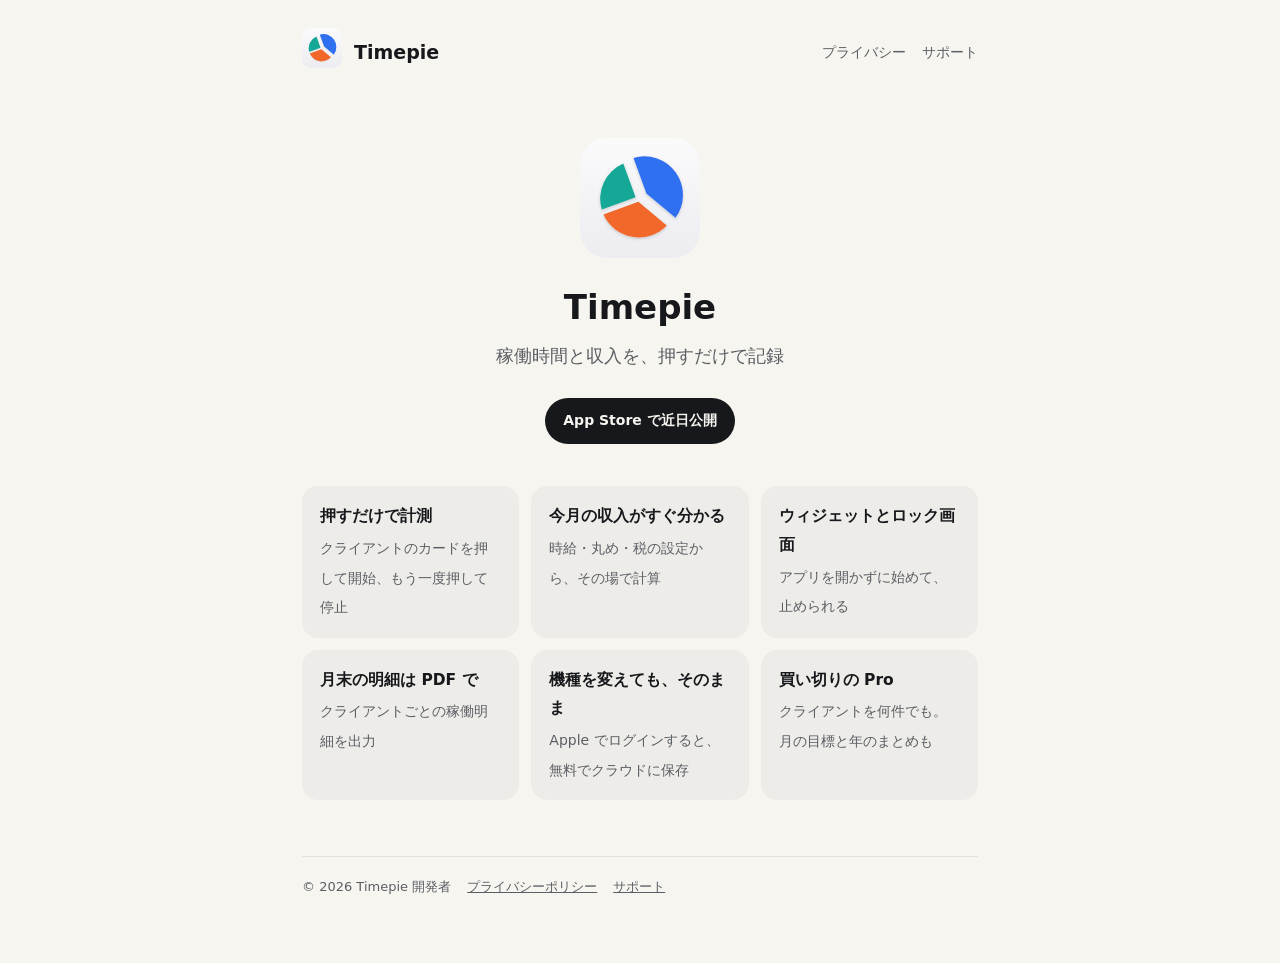
<file: index.html>
<!DOCTYPE html>
<html lang="ja"><head><meta charset="utf-8"><meta name="viewport" content="width=device-width,initial-scale=1">
<title>Timepie — 稼働時間と収入を、押すだけで記録</title><link rel="icon" href="icon.svg"><link rel="stylesheet" href="style.css"></head>
<body><div class="wrap">
<nav><a href="./"><img src="icon.svg" alt=""></a><a class="name" href="./">Timepie</a><div class="links"><a href="privacy.html">プライバシー</a><a href="support.html">サポート</a></div></nav>

<div class="hero"><img src="icon.svg" alt="Timepie のアイコン"><h1>Timepie</h1>
<p class="lead">稼働時間と収入を、押すだけで記録</p>
<span class="badge">App Store で近日公開</span></div>
<div class="feats">
<div class="feat"><b>押すだけで計測</b><span>クライアントのカードを押して開始、もう一度押して停止</span></div>
<div class="feat"><b>今月の収入がすぐ分かる</b><span>時給・丸め・税の設定から、その場で計算</span></div>
<div class="feat"><b>ウィジェットとロック画面</b><span>アプリを開かずに始めて、止められる</span></div>
<div class="feat"><b>月末の明細は PDF で</b><span>クライアントごとの稼働明細を出力</span></div>
<div class="feat"><b>機種を変えても、そのまま</b><span>Apple でログインすると、無料でクラウドに保存</span></div>
<div class="feat"><b>買い切りの Pro</b><span>クライアントを何件でも。月の目標と年のまとめも</span></div>
</div>

<footer><span>© 2026 Timepie 開発者</span><a href="privacy.html">プライバシーポリシー</a><a href="support.html">サポート</a></footer>
</div></body></html>
</file>
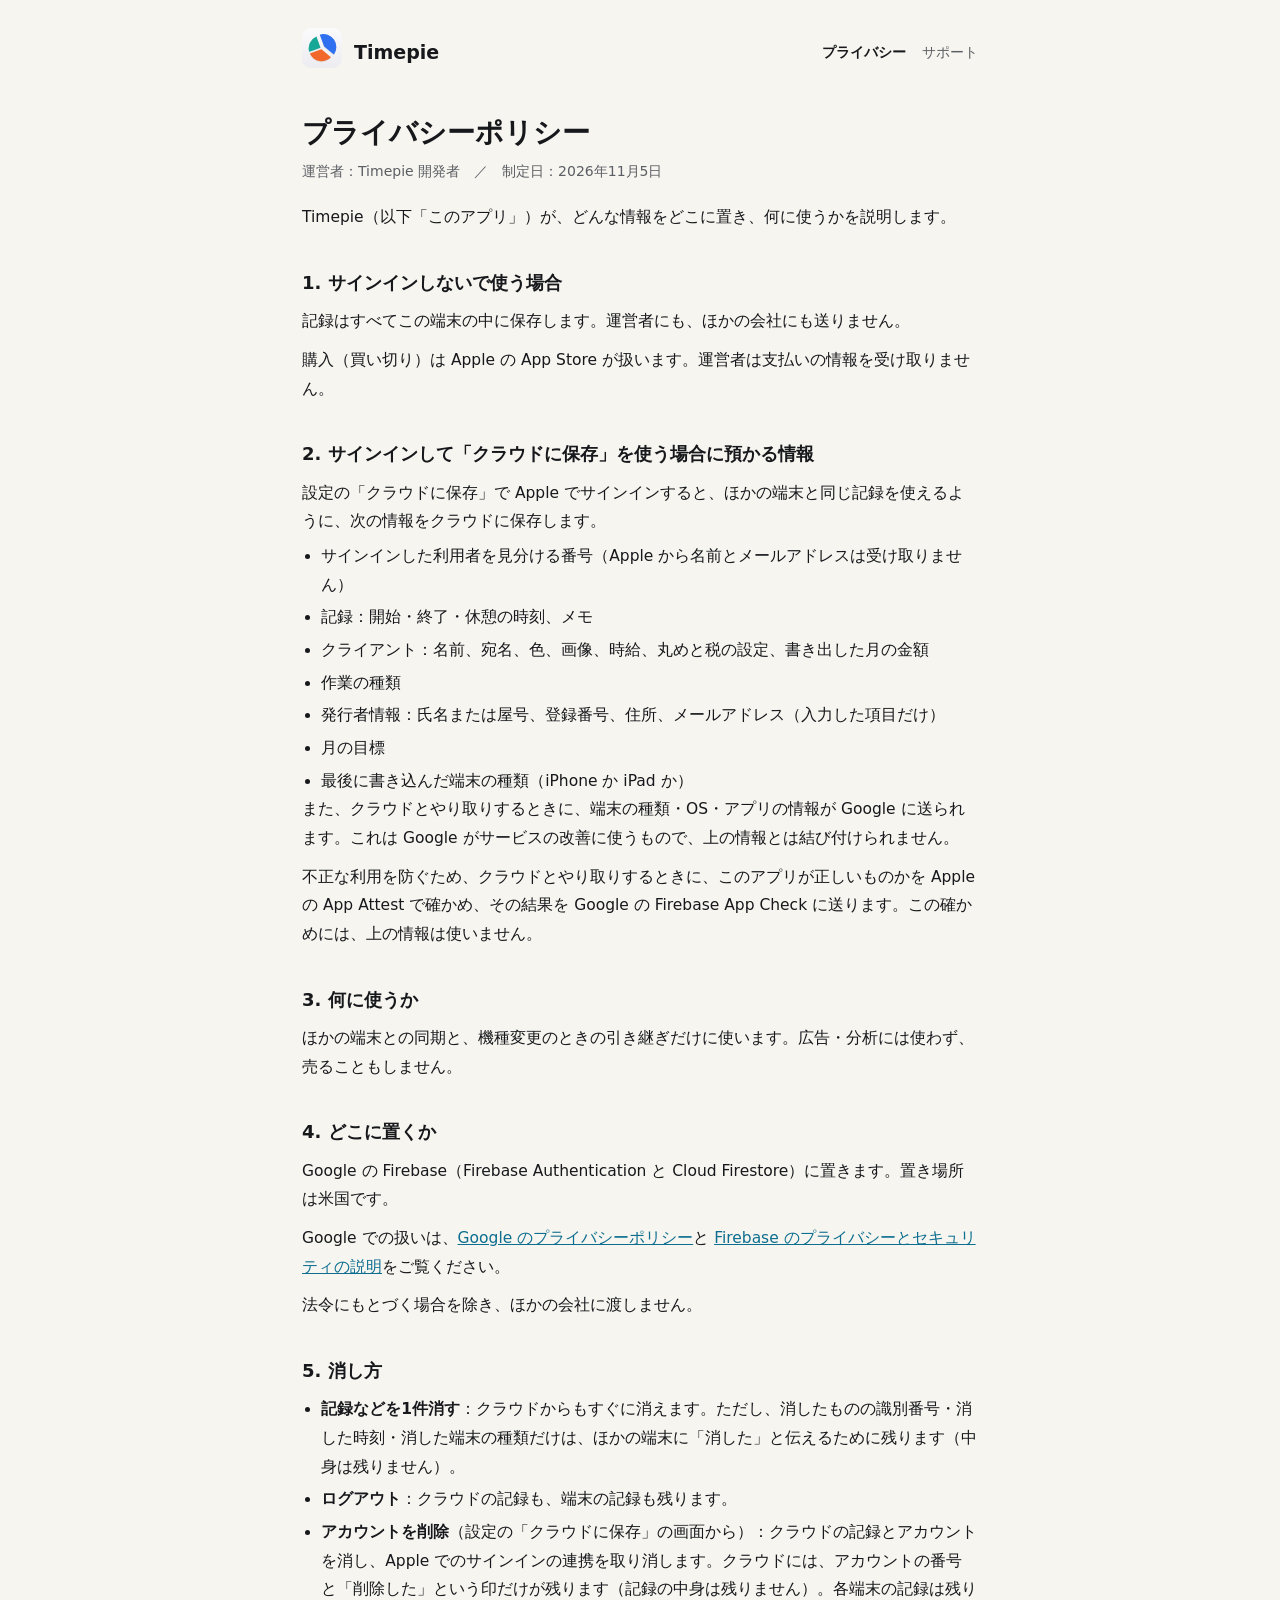
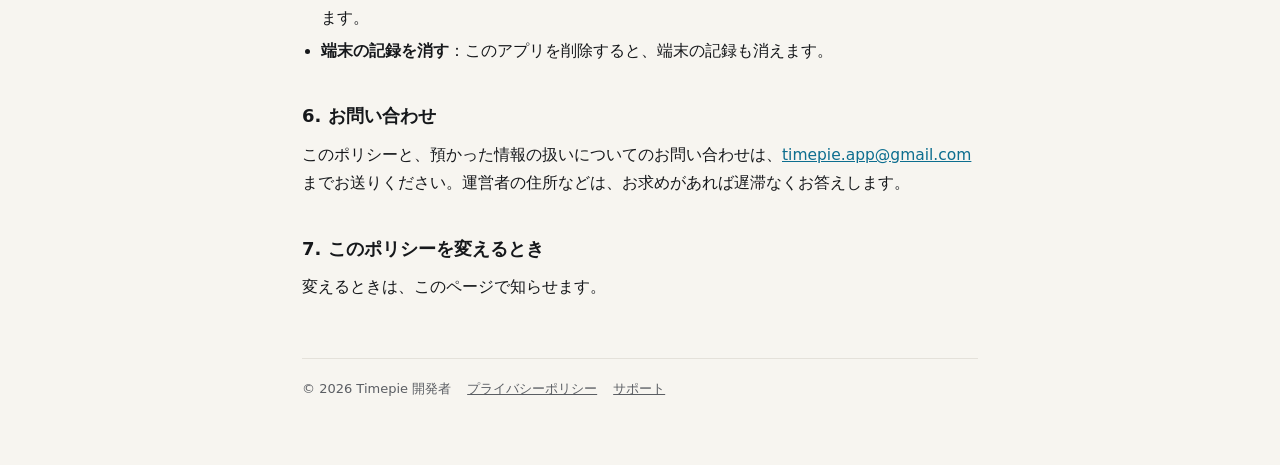
<file: privacy.html>
<!DOCTYPE html>
<html lang="ja"><head><meta charset="utf-8"><meta name="viewport" content="width=device-width,initial-scale=1">
<title>プライバシーポリシー — Timepie</title><link rel="icon" href="icon.svg"><link rel="stylesheet" href="style.css"></head>
<body><div class="wrap">
<nav><a href="./"><img src="icon.svg" alt=""></a><a class="name" href="./">Timepie</a><div class="links"><a href="privacy.html" aria-current=page>プライバシー</a><a href="support.html">サポート</a></div></nav>

<h1>プライバシーポリシー</h1>
<p class="meta">運営者：Timepie 開発者　／　制定日：2026年11月5日</p>
<p style="margin-top:18px">Timepie（以下「このアプリ」）が、どんな情報をどこに置き、何に使うかを説明します。</p>

<h2>1. サインインしないで使う場合</h2>
<p>記録はすべてこの端末の中に保存します。運営者にも、ほかの会社にも送りません。</p>
<p>購入（買い切り）は Apple の App Store が扱います。運営者は支払いの情報を受け取りません。</p>

<h2>2. サインインして「クラウドに保存」を使う場合に預かる情報</h2>
<p>設定の「クラウドに保存」で Apple でサインインすると、ほかの端末と同じ記録を使えるように、次の情報をクラウドに保存します。</p>
<ul>
<li>サインインした利用者を見分ける番号（Apple から名前とメールアドレスは受け取りません）</li>
<li>記録：開始・終了・休憩の時刻、メモ</li>
<li>クライアント：名前、宛名、色、画像、時給、丸めと税の設定、書き出した月の金額</li>
<li>作業の種類</li>
<li>発行者情報：氏名または屋号、登録番号、住所、メールアドレス（入力した項目だけ）</li>
<li>月の目標</li>
<li>最後に書き込んだ端末の種類（iPhone か iPad か）</li>
</ul>
<p>また、クラウドとやり取りするときに、端末の種類・OS・アプリの情報が Google に送られます。これは Google がサービスの改善に使うもので、上の情報とは結び付けられません。</p>
<p>不正な利用を防ぐため、クラウドとやり取りするときに、このアプリが正しいものかを Apple の App Attest で確かめ、その結果を Google の Firebase App Check に送ります。この確かめには、上の情報は使いません。</p>

<h2>3. 何に使うか</h2>
<p>ほかの端末との同期と、機種変更のときの引き継ぎだけに使います。広告・分析には使わず、売ることもしません。</p>

<h2>4. どこに置くか</h2>
<p>Google の Firebase（Firebase Authentication と Cloud Firestore）に置きます。置き場所は米国です。</p>
<p>Google での扱いは、<a href="https://policies.google.com/privacy">Google のプライバシーポリシー</a>と <a href="https://firebase.google.com/support/privacy">Firebase のプライバシーとセキュリティの説明</a>をご覧ください。</p>
<p>法令にもとづく場合を除き、ほかの会社に渡しません。</p>

<h2>5. 消し方</h2>
<ul>
<li><b>記録などを1件消す</b>：クラウドからもすぐに消えます。ただし、消したものの識別番号・消した時刻・消した端末の種類だけは、ほかの端末に「消した」と伝えるために残ります（中身は残りません）。</li>
<li><b>ログアウト</b>：クラウドの記録も、端末の記録も残ります。</li>
<li><b>アカウントを削除</b>（設定の「クラウドに保存」の画面から）：クラウドの記録とアカウントを消し、Apple でのサインインの連携を取り消します。クラウドには、アカウントの番号と「削除した」という印だけが残ります（記録の中身は残りません）。各端末の記録は残ります。</li>
<li><b>端末の記録を消す</b>：このアプリを削除すると、端末の記録も消えます。</li>
</ul>

<h2>6. お問い合わせ</h2>
<p>このポリシーと、預かった情報の扱いについてのお問い合わせは、<a href="mailto:timepie.app@gmail.com">timepie.app@gmail.com</a> までお送りください。運営者の住所などは、お求めがあれば遅滞なくお答えします。</p>

<h2>7. このポリシーを変えるとき</h2>
<p>変えるときは、このページで知らせます。</p>

<footer><span>© 2026 Timepie 開発者</span><a href="privacy.html">プライバシーポリシー</a><a href="support.html">サポート</a></footer>
</div></body></html>
</file>
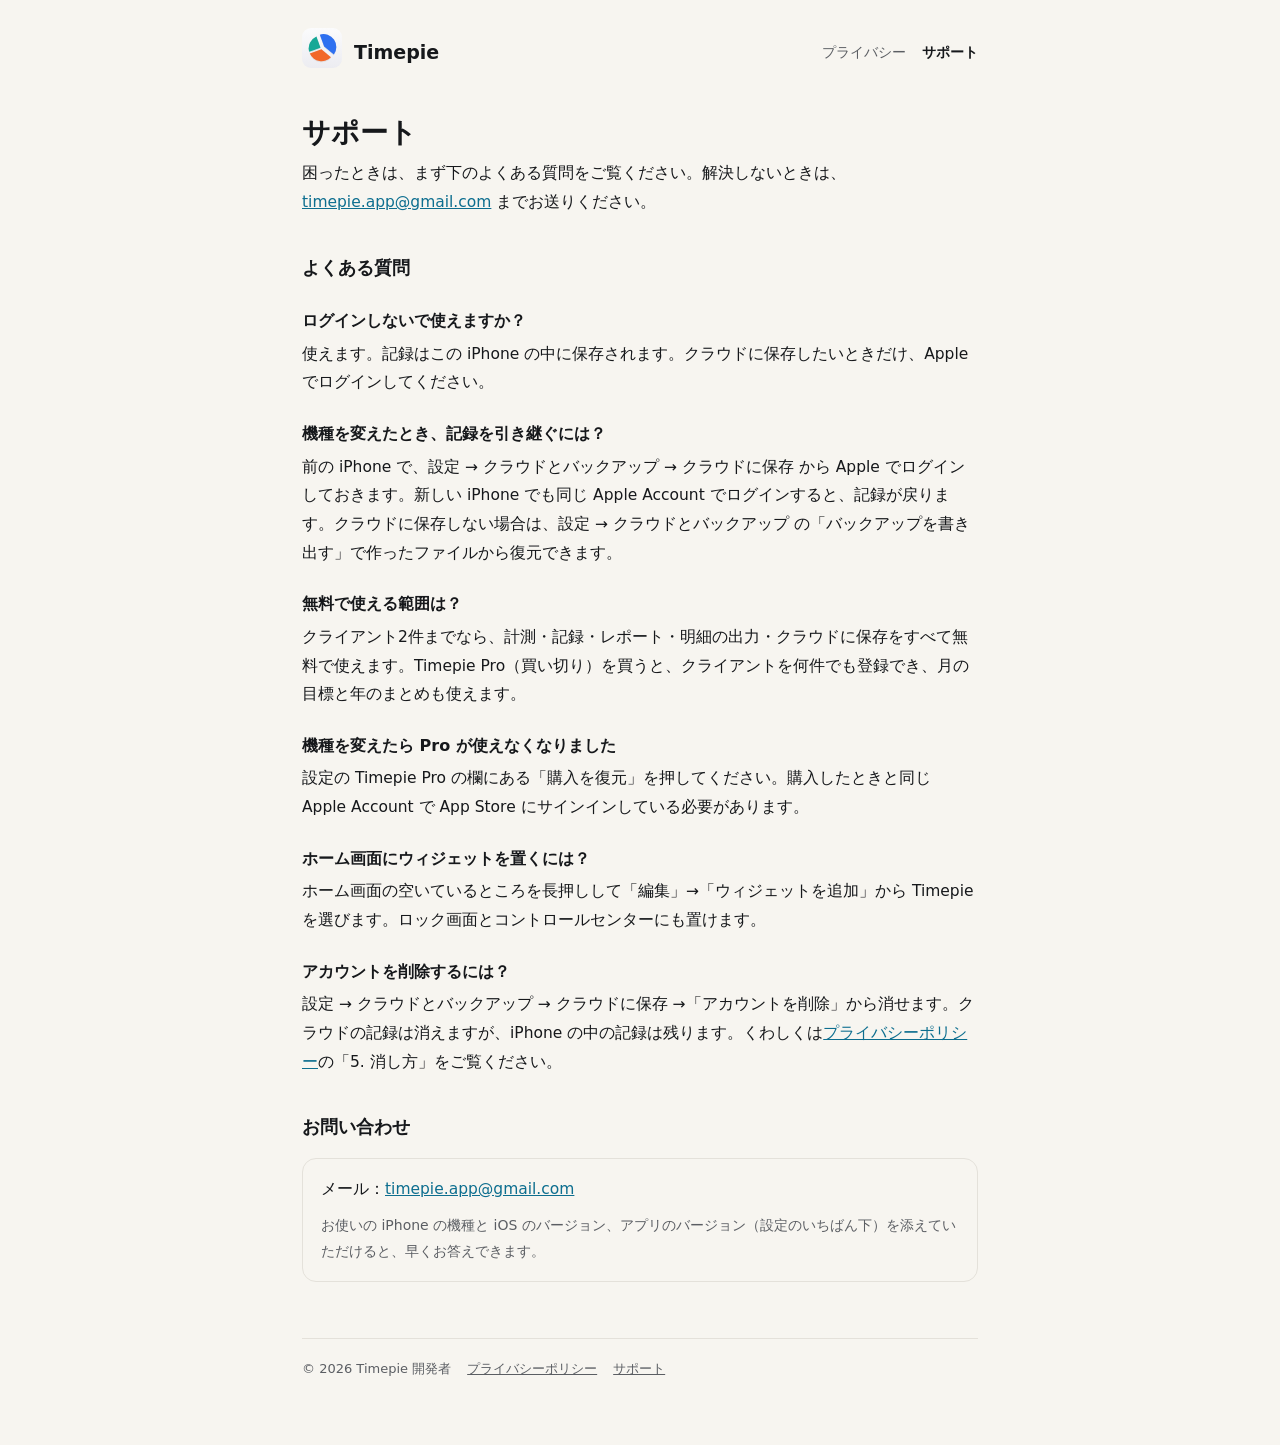
<file: support.html>
<!DOCTYPE html>
<html lang="ja"><head><meta charset="utf-8"><meta name="viewport" content="width=device-width,initial-scale=1">
<title>サポート — Timepie</title><link rel="icon" href="icon.svg"><link rel="stylesheet" href="style.css"></head>
<body><div class="wrap">
<nav><a href="./"><img src="icon.svg" alt=""></a><a class="name" href="./">Timepie</a><div class="links"><a href="privacy.html">プライバシー</a><a href="support.html" aria-current=page>サポート</a></div></nav>

<h1>サポート</h1>
<p>困ったときは、まず下のよくある質問をご覧ください。解決しないときは、<a href="mailto:timepie.app@gmail.com">timepie.app@gmail.com</a> までお送りください。</p>

<h2>よくある質問</h2>
<h3>ログインしないで使えますか？</h3>
<p>使えます。記録はこの iPhone の中に保存されます。クラウドに保存したいときだけ、Apple でログインしてください。</p>

<h3>機種を変えたとき、記録を引き継ぐには？</h3>
<p>前の iPhone で、設定 → クラウドとバックアップ → クラウドに保存 から Apple でログインしておきます。新しい iPhone でも同じ Apple Account でログインすると、記録が戻ります。クラウドに保存しない場合は、設定 → クラウドとバックアップ の「バックアップを書き出す」で作ったファイルから復元できます。</p>

<h3>無料で使える範囲は？</h3>
<p>クライアント2件までなら、計測・記録・レポート・明細の出力・クラウドに保存をすべて無料で使えます。Timepie Pro（買い切り）を買うと、クライアントを何件でも登録でき、月の目標と年のまとめも使えます。</p>

<h3>機種を変えたら Pro が使えなくなりました</h3>
<p>設定の Timepie Pro の欄にある「購入を復元」を押してください。購入したときと同じ Apple Account で App Store にサインインしている必要があります。</p>

<h3>ホーム画面にウィジェットを置くには？</h3>
<p>ホーム画面の空いているところを長押しして「編集」→「ウィジェットを追加」から Timepie を選びます。ロック画面とコントロールセンターにも置けます。</p>

<h3>アカウントを削除するには？</h3>
<p>設定 → クラウドとバックアップ → クラウドに保存 →「アカウントを削除」から消せます。クラウドの記録は消えますが、iPhone の中の記録は残ります。くわしくは<a href="privacy.html">プライバシーポリシー</a>の「5. 消し方」をご覧ください。</p>

<h2>お問い合わせ</h2>
<div class="box"><p>メール：<a href="mailto:timepie.app@gmail.com">timepie.app@gmail.com</a></p><p class="meta">お使いの iPhone の機種と iOS のバージョン、アプリのバージョン（設定のいちばん下）を添えていただけると、早くお答えできます。</p></div>

<footer><span>© 2026 Timepie 開発者</span><a href="privacy.html">プライバシーポリシー</a><a href="support.html">サポート</a></footer>
</div></body></html>
</file>
<file: style.css>
*{box-sizing:border-box;margin:0}
:root{--ink:#16181B;--sub:#5B5E63;--line:#E4E1DA;--bg:#F7F5F0;--accent:#0D6E8F;--blue:#1E5BD6}
@media (prefers-color-scheme:dark){:root{--ink:#F2F2F3;--sub:#A3A6AC;--line:#2B2E33;--bg:#121417;--accent:#4FB3D9}}
body{font-family:-apple-system,BlinkMacSystemFont,"Hiragino Sans","Hiragino Kaku Gothic ProN",system-ui,sans-serif;background:var(--bg);color:var(--ink);line-height:1.85;-webkit-text-size-adjust:100%}
a{color:var(--accent)}
.wrap{max-width:720px;margin:0 auto;padding:28px 22px 64px}
nav{display:flex;align-items:center;gap:12px;margin-bottom:36px}
nav img{width:40px;height:40px}
nav .name{font-weight:800;font-size:19px;color:var(--ink);text-decoration:none}
nav .links{margin-left:auto;display:flex;gap:16px;font-size:14px}
nav .links a{color:var(--sub);text-decoration:none}
nav .links a[aria-current]{color:var(--ink);font-weight:700}
h1{font-size:28px;line-height:1.35;font-weight:800;margin-bottom:8px}
h2{font-size:18px;font-weight:800;margin:34px 0 8px}
h3{font-size:16px;font-weight:700;margin:22px 0 4px}
p,li{font-size:15.5px}
p+p{margin-top:10px}
ul{padding-left:1.2em;margin-top:6px}
li+li{margin-top:4px}
.meta{color:var(--sub);font-size:14px}
.hero{text-align:center;padding:24px 0 8px}
.hero img{width:120px;height:120px;margin-bottom:18px}
.hero h1{font-size:34px}
.hero .lead{font-size:18px;color:var(--sub);margin-top:6px}
.feats{display:grid;grid-template-columns:repeat(auto-fill,minmax(min(100%,200px),1fr));gap:12px;margin-top:34px}
.feat{background:color-mix(in srgb,var(--ink) 4%,transparent);border-radius:16px;padding:16px 18px}
.feat b{display:block;font-size:15.5px;margin-bottom:2px}
.feat span{font-size:14px;color:var(--sub)}
.badge{display:inline-block;margin-top:26px;padding:10px 18px;border-radius:999px;background:var(--ink);color:var(--bg);font-weight:700;font-size:14px}
.box{border:1px solid var(--line);border-radius:14px;padding:16px 18px;margin-top:14px}
footer{margin-top:56px;padding-top:18px;border-top:1px solid var(--line);font-size:13px;color:var(--sub);display:flex;gap:16px;flex-wrap:wrap}
footer a{color:var(--sub)}
</file>
